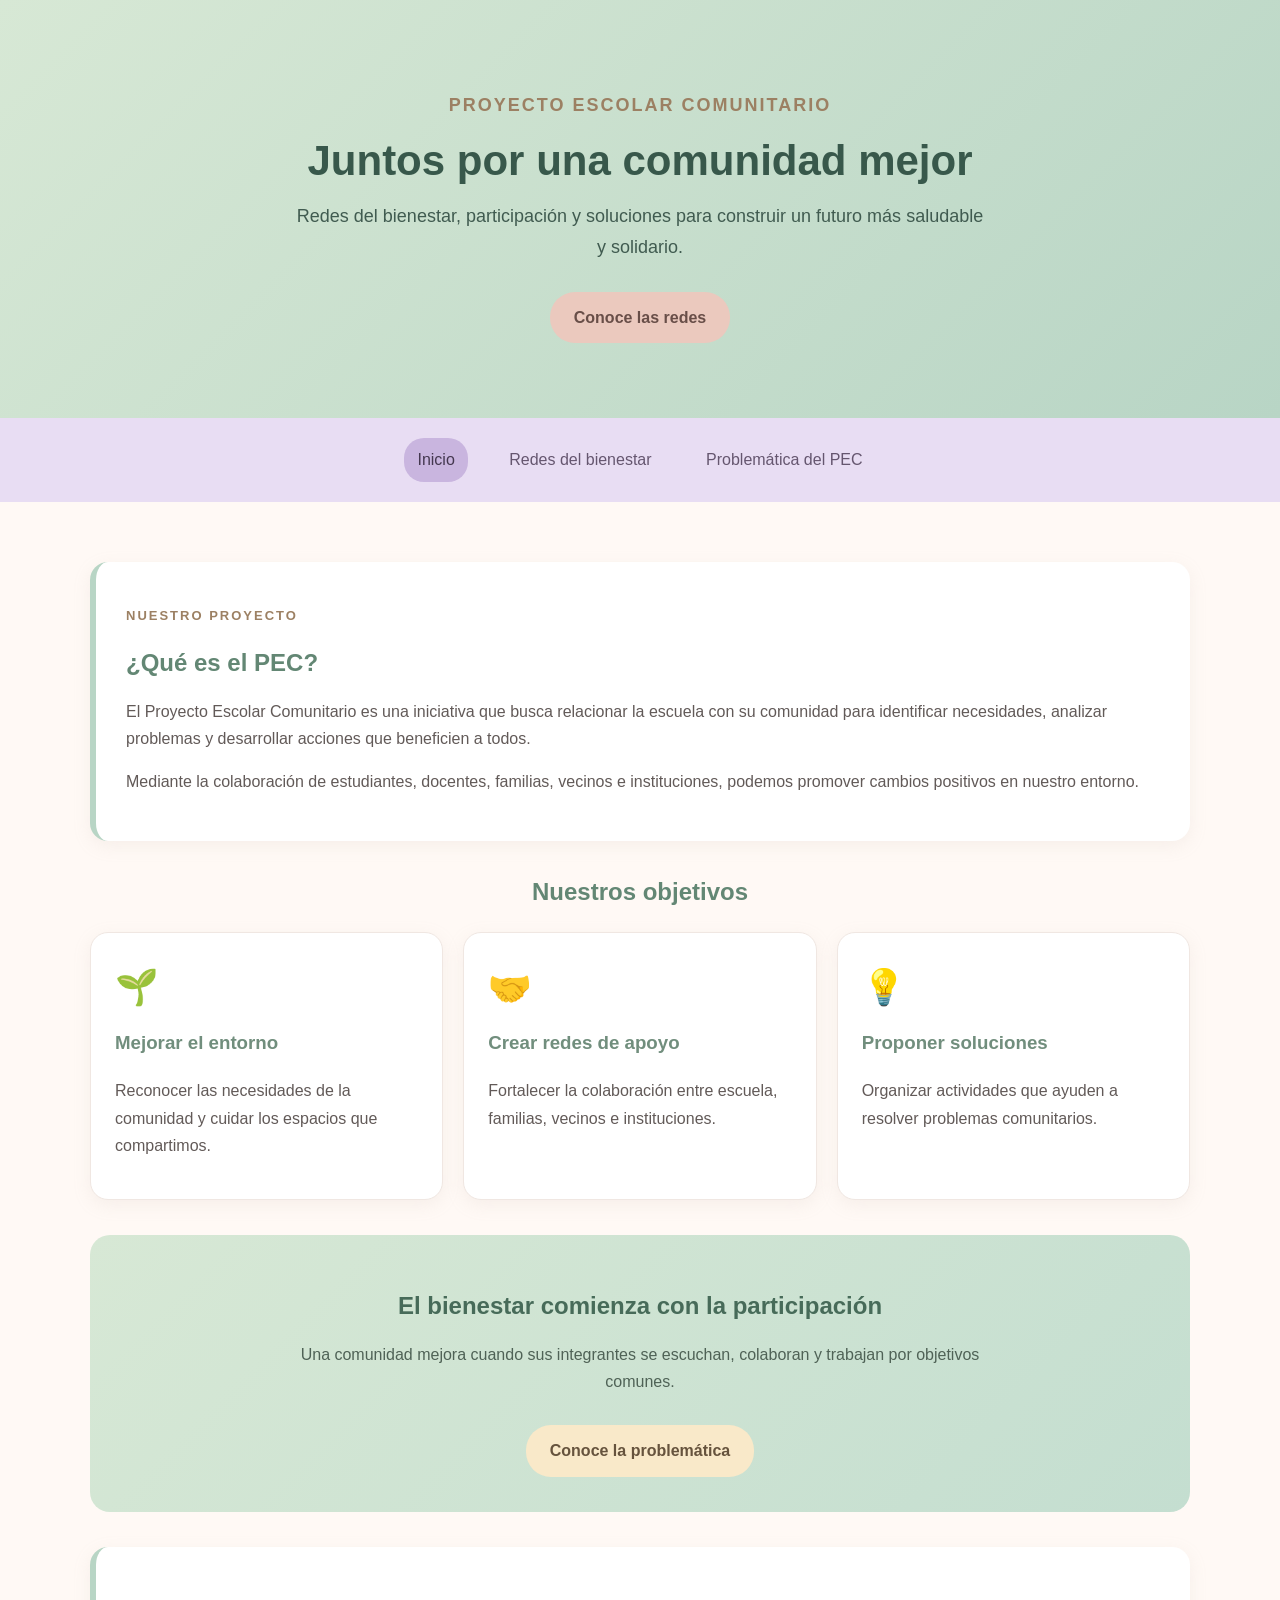
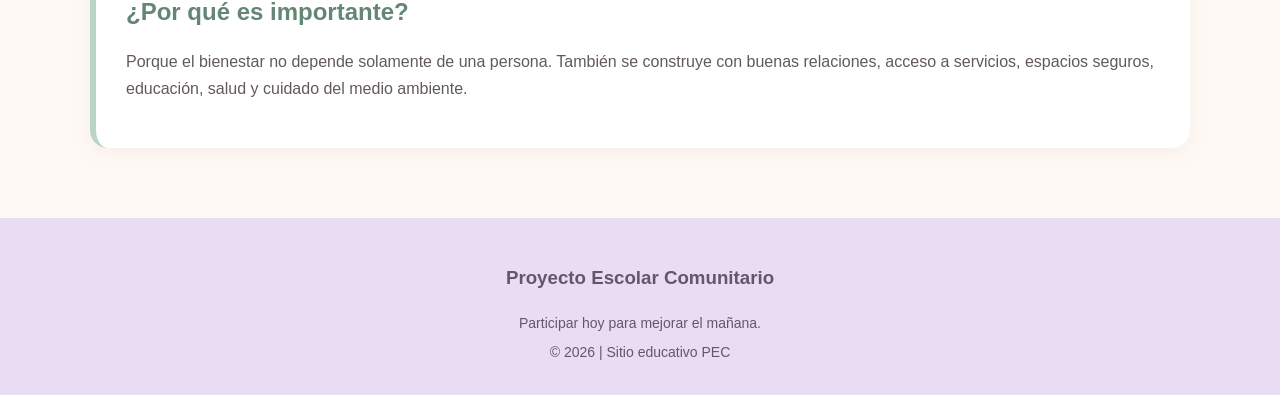
<file: index.html>
<!DOCTYPE html>
<html lang="es">
<head>
    <meta charset="UTF-8">
    <meta name="viewport" content="width=device-width, initial-scale=1.0">
    <title>PEC | Bienestar Comunitario</title>
    <link rel="stylesheet" href="estilos.css">
</head>
<body>

<header class="hero">
    <div class="contenedor">
        <p class="etiqueta">PROYECTO ESCOLAR COMUNITARIO</p>
        <h1>Juntos por una comunidad mejor</h1>
        <p>Redes del bienestar, participación y soluciones
        para construir un futuro más saludable y solidario.</p>
        <a class="boton" href="redes de benestar.html">Conoce las redes</a>
    </div>
</header>

<nav>
    <a class="activo" href="index.html">Inicio</a>
    <a href="redes de benestar.html">Redes del bienestar</a>
    <a href="problematica.pec.html">Problemática del PEC</a>
</nav>

<main class="contenedor">

    <section class="introduccion">
        <p class="etiqueta">NUESTRO PROYECTO</p>
        <h2>¿Qué es el PEC?</h2>
        <p>
            El Proyecto Escolar Comunitario es una iniciativa
            que busca relacionar la escuela con su comunidad
            para identificar necesidades, analizar problemas
            y desarrollar acciones que beneficien a todos.
        </p>
        <p>
            Mediante la colaboración de estudiantes, docentes,
            familias, vecinos e instituciones, podemos promover
            cambios positivos en nuestro entorno.
        </p>
    </section>

    <section>
        <h2 class="centrado">Nuestros objetivos</h2>
        <div class="tarjetas">
            <article class="tarjeta">
                <span class="icono">🌱</span>
                <h3>Mejorar el entorno</h3>
                <p>Reconocer las necesidades de la comunidad y
                cuidar los espacios que compartimos.</p>
            </article>

            <article class="tarjeta">
                <span class="icono">🤝</span>
                <h3>Crear redes de apoyo</h3>
                <p>Fortalecer la colaboración entre escuela,
                familias, vecinos e instituciones.</p>
            </article>

            <article class="tarjeta">
                <span class="icono">💡</span>
                <h3>Proponer soluciones</h3>
                <p>Organizar actividades que ayuden a resolver
                problemas comunitarios.</p>
            </article>
        </div>
    </section>

    <section class="franja">
        <h2>El bienestar comienza con la participación</h2>
        <p>
            Una comunidad mejora cuando sus integrantes
            se escuchan, colaboran y trabajan por objetivos comunes.
        </p>
        <a class="boton boton-claro" href="problematica.pec.html">
            Conoce la problemática
        </a>
    </section>

    <section class="introduccion">
        <h2>¿Por qué es importante?</h2>
        <p>
            Porque el bienestar no depende solamente de una persona.
            También se construye con buenas relaciones, acceso a
            servicios, espacios seguros, educación, salud y cuidado
            del medio ambiente.
        </p>
    </section>

</main>

<footer>
    <h3>Proyecto Escolar Comunitario</h3>
    <p>Participar hoy para mejorar el mañana.</p>
    <p>© 2026 | Sitio educativo PEC</p>
</footer>

</body>
</html>
</file>
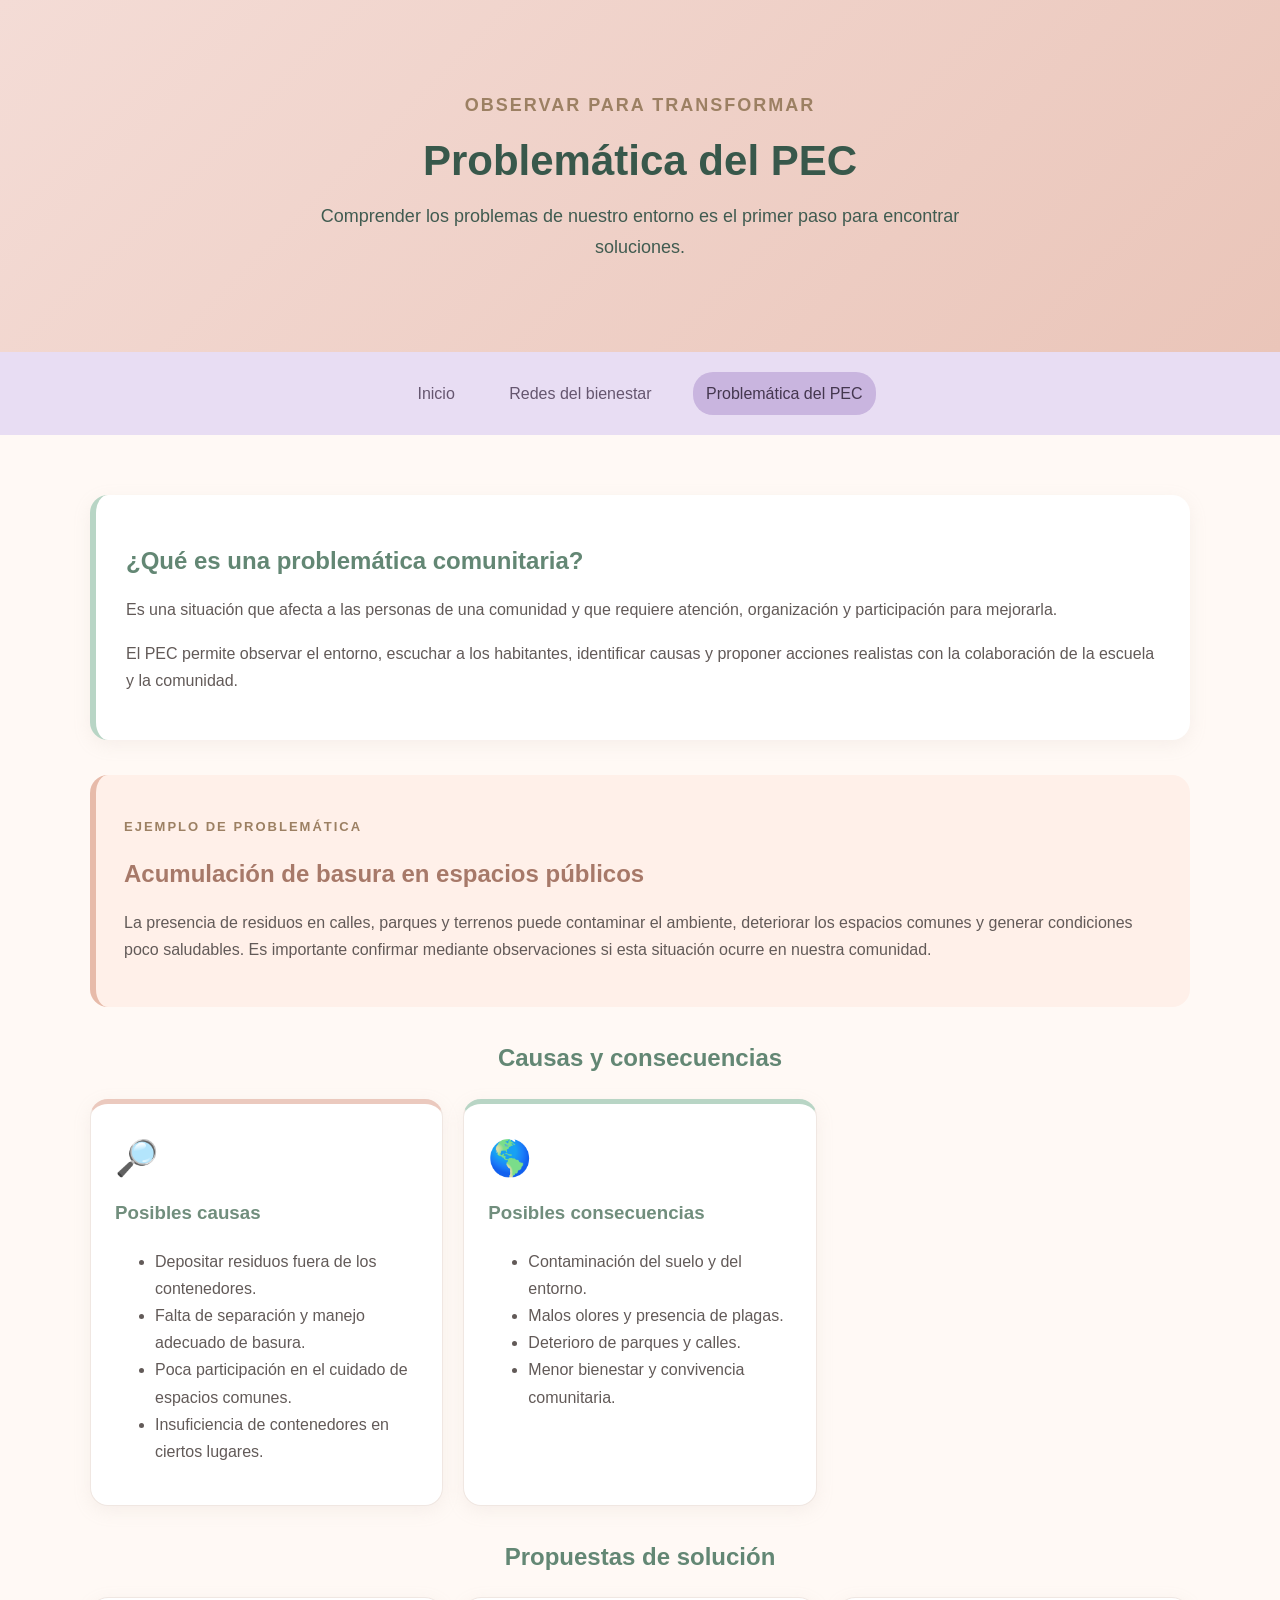
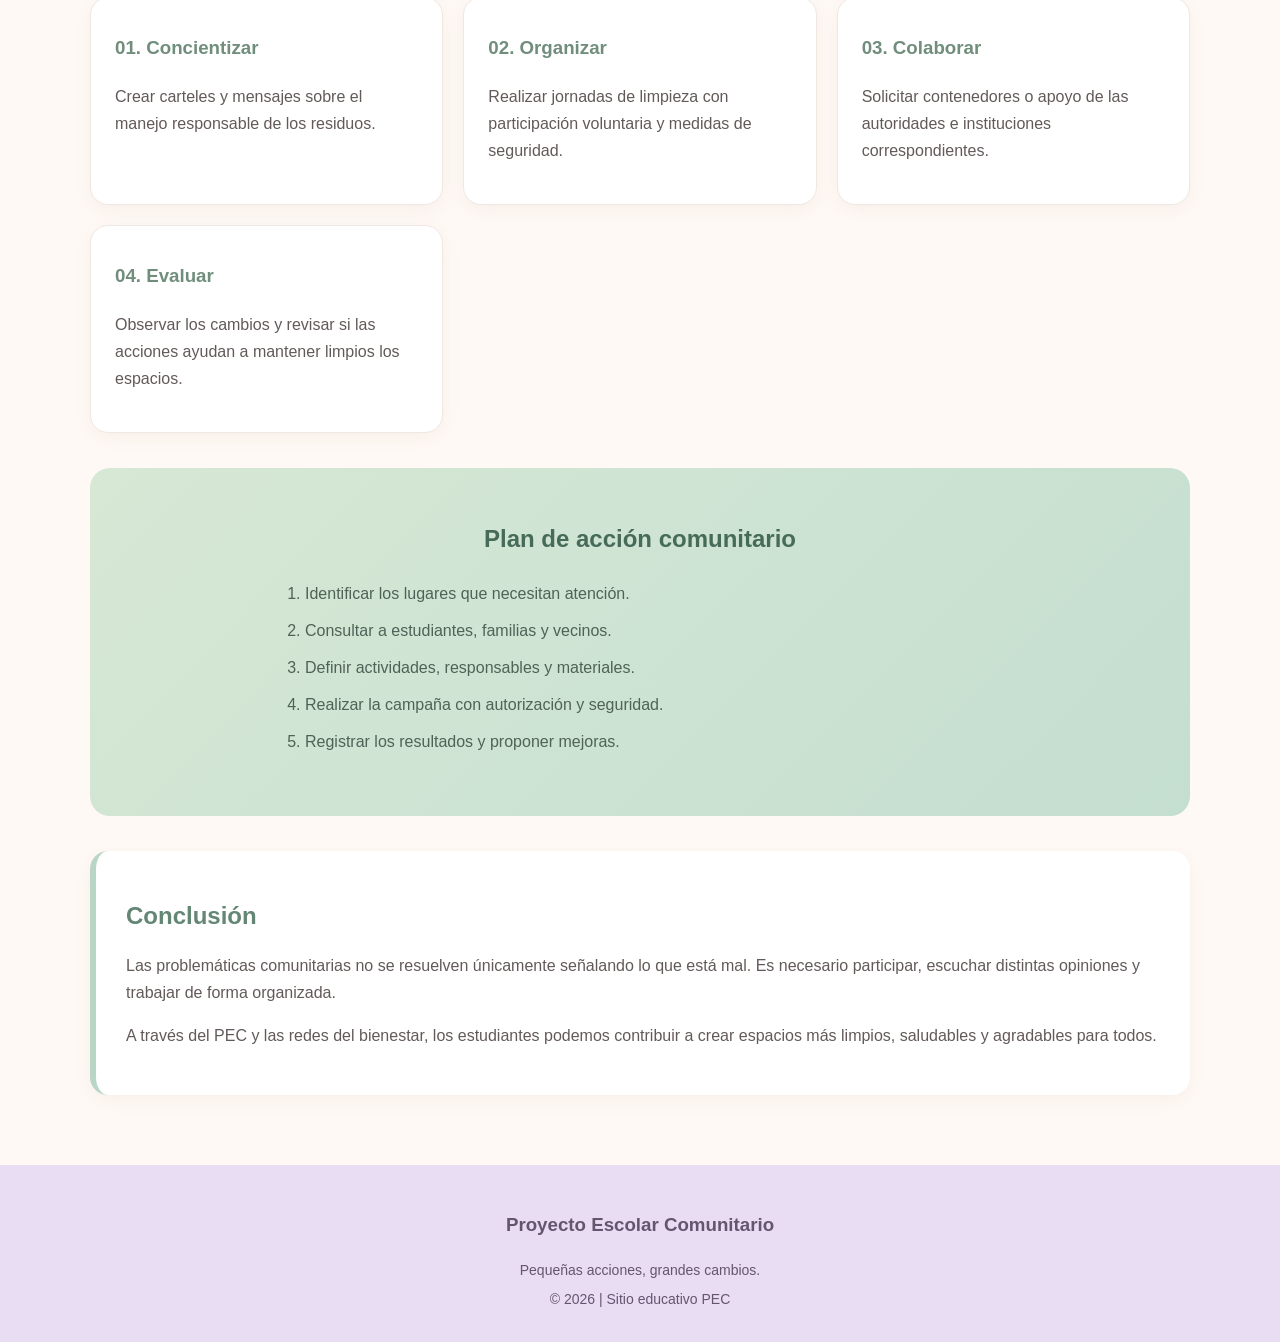
<file: problematica.pec.html>
<!DOCTYPE html>
<html lang="es">
<head>
    <meta charset="UTF-8">
    <meta name="viewport" content="width=device-width, initial-scale=1.0">
    <title>Problemática Comunitaria | PEC</title>
    <link rel="stylesheet" href="estilos.css">
</head>
<body>

<header class="hero hero-problema">
    <div class="contenedor">
        <p class="etiqueta">OBSERVAR PARA TRANSFORMAR</p>
        <h1>Problemática del PEC</h1>
        <p>Comprender los problemas de nuestro entorno
        es el primer paso para encontrar soluciones.</p>
    </div>
</header>

<nav>
    <a href="index.html">Inicio</a>
    <a href="redes de bienestar.html">Redes del bienestar</a>
    <a class="activo" href="problematica.pec.html">Problemática del PEC</a>
</nav>

<main class="contenedor">

    <section class="introduccion">
        <h2>¿Qué es una problemática comunitaria?</h2>
        <p>
            Es una situación que afecta a las personas de una
            comunidad y que requiere atención, organización
            y participación para mejorarla.
        </p>
        <p>
            El PEC permite observar el entorno, escuchar a los
            habitantes, identificar causas y proponer acciones
            realistas con la colaboración de la escuela y la comunidad.
        </p>
    </section>

    <section class="problema">
        <p class="etiqueta">EJEMPLO DE PROBLEMÁTICA</p>
        <h2>Acumulación de basura en espacios públicos</h2>
        <p>
            La presencia de residuos en calles, parques y terrenos
            puede contaminar el ambiente, deteriorar los espacios
            comunes y generar condiciones poco saludables.
            Es importante confirmar mediante observaciones si
            esta situación ocurre en nuestra comunidad.
        </p>
    </section>

    <section>
        <h2 class="centrado">Causas y consecuencias</h2>

        <div class="tarjetas">
            <article class="tarjeta tarjeta-rosa">
                <span class="icono">🔎</span>
                <h3>Posibles causas</h3>
                <ul>
                    <li>Depositar residuos fuera de los contenedores.</li>
                    <li>Falta de separación y manejo adecuado de basura.</li>
                    <li>Poca participación en el cuidado de espacios comunes.</li>
                    <li>Insuficiencia de contenedores en ciertos lugares.</li>
                </ul>
            </article>

            <article class="tarjeta tarjeta-verde">
                <span class="icono">🌎</span>
                <h3>Posibles consecuencias</h3>
                <ul>
                    <li>Contaminación del suelo y del entorno.</li>
                    <li>Malos olores y presencia de plagas.</li>
                    <li>Deterioro de parques y calles.</li>
                    <li>Menor bienestar y convivencia comunitaria.</li>
                </ul>
            </article>
        </div>
    </section>

    <section>
        <h2 class="centrado">Propuestas de solución</h2>

        <div class="tarjetas">
            <article class="tarjeta">
                <h3>01. Concientizar</h3>
                <p>Crear carteles y mensajes sobre el manejo
                responsable de los residuos.</p>
            </article>

            <article class="tarjeta">
                <h3>02. Organizar</h3>
                <p>Realizar jornadas de limpieza con participación
                voluntaria y medidas de seguridad.</p>
            </article>

            <article class="tarjeta">
                <h3>03. Colaborar</h3>
                <p>Solicitar contenedores o apoyo de las autoridades
                e instituciones correspondientes.</p>
            </article>

            <article class="tarjeta">
                <h3>04. Evaluar</h3>
                <p>Observar los cambios y revisar si las acciones
                ayudan a mantener limpios los espacios.</p>
            </article>
        </div>
    </section>

    <section class="franja">
        <h2>Plan de acción comunitario</h2>
        <ol class="lista-clara">
            <li>Identificar los lugares que necesitan atención.</li>
            <li>Consultar a estudiantes, familias y vecinos.</li>
            <li>Definir actividades, responsables y materiales.</li>
            <li>Realizar la campaña con autorización y seguridad.</li>
            <li>Registrar los resultados y proponer mejoras.</li>
        </ol>
    </section>

    <section class="introduccion">
        <h2>Conclusión</h2>
        <p>
            Las problemáticas comunitarias no se resuelven
            únicamente señalando lo que está mal. Es necesario
            participar, escuchar distintas opiniones y trabajar
            de forma organizada.
        </p>
        <p>
            A través del PEC y las redes del bienestar, los
            estudiantes podemos contribuir a crear espacios
            más limpios, saludables y agradables para todos.
        </p>
    </section>

</main>

<footer>
    <h3>Proyecto Escolar Comunitario</h3>
    <p>Pequeñas acciones, grandes cambios.</p>
    <p>© 2026 | Sitio educativo PEC</p>
</footer>

</body>
</html>
</file>
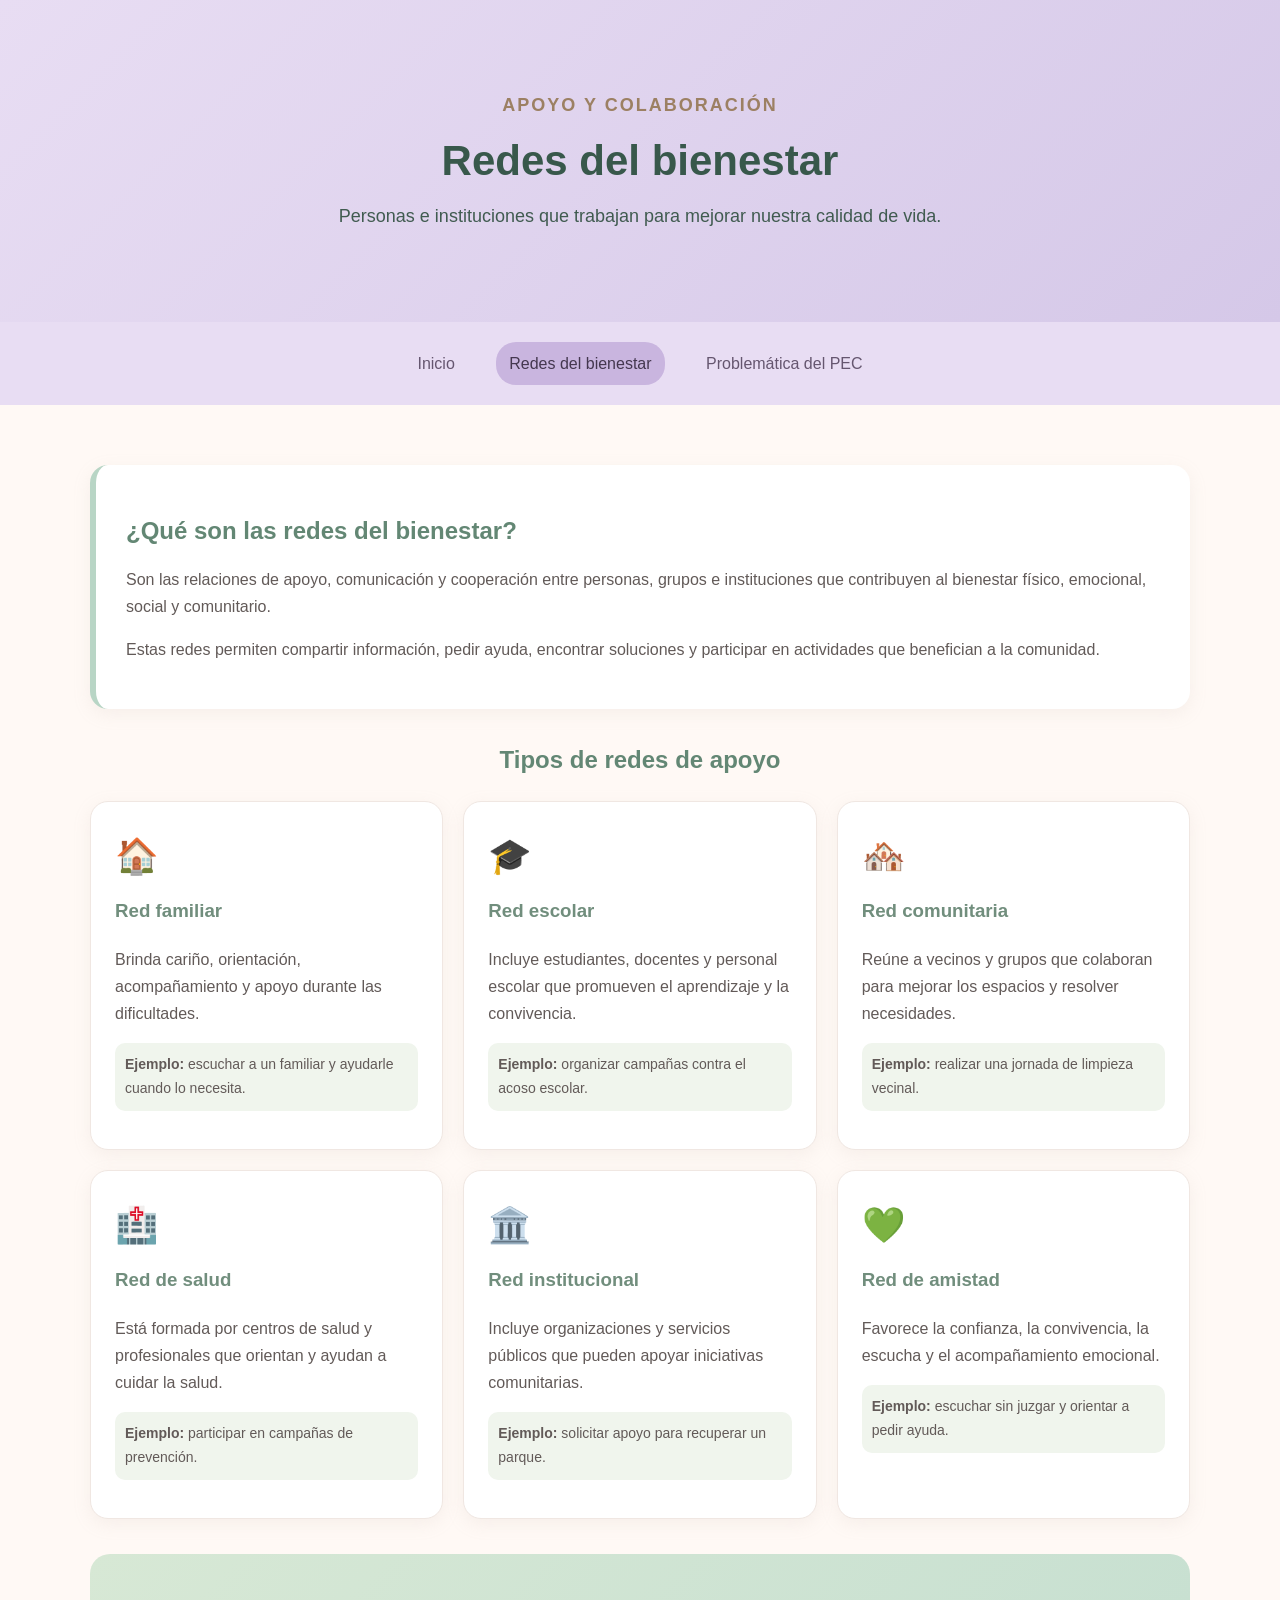
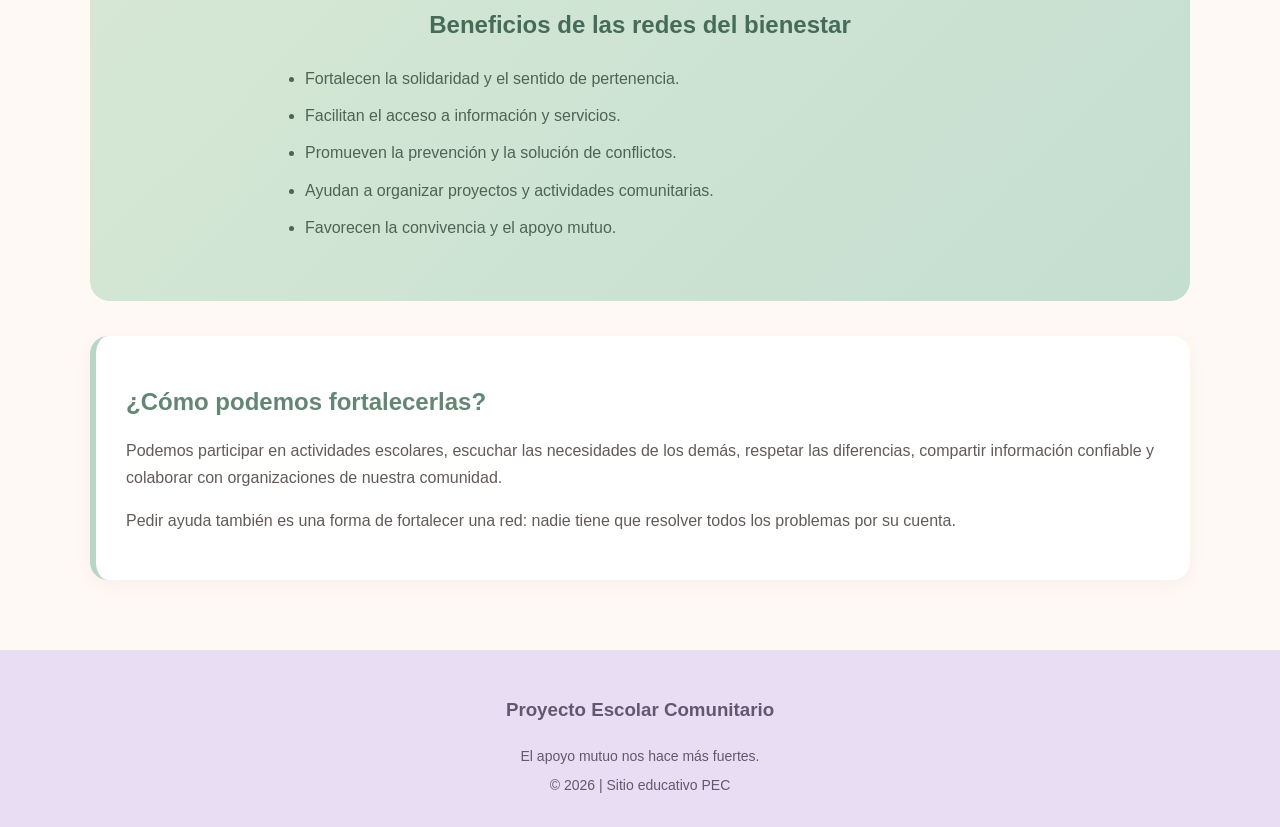
<file: redes de benestar.html>
<!DOCTYPE html>
<html lang="es">
<head>
    <meta charset="UTF-8">
    <meta name="viewport" content="width=device-width, initial-scale=1.0">
    <title>Redes del Bienestar | PEC</title>
    <link rel="stylesheet" href="estilos.css">
</head>
<body>

<header class="hero hero-secundario">
    <div class="contenedor">
        <p class="etiqueta">APOYO Y COLABORACIÓN</p>
        <h1>Redes del bienestar</h1>
        <p>Personas e instituciones que trabajan
        para mejorar nuestra calidad de vida.</p>
    </div>
</header>

<nav>
    <a href="index.html">Inicio</a>
    <a class="activo" href="redes de bienestar.html">Redes del bienestar</a>
    <a href="problematica.pec.html">Problemática del PEC</a>
</nav>

<main class="contenedor">

    <section class="introduccion">
        <h2>¿Qué son las redes del bienestar?</h2>
        <p>
            Son las relaciones de apoyo, comunicación y cooperación
            entre personas, grupos e instituciones que contribuyen
            al bienestar físico, emocional, social y comunitario.
        </p>
        <p>
            Estas redes permiten compartir información, pedir ayuda,
            encontrar soluciones y participar en actividades que
            benefician a la comunidad.
        </p>
    </section>

    <section>
        <h2 class="centrado">Tipos de redes de apoyo</h2>

        <div class="tarjetas">
            <article class="tarjeta">
                <span class="icono">🏠</span>
                <h3>Red familiar</h3>
                <p>Brinda cariño, orientación, acompañamiento
                y apoyo durante las dificultades.</p>
                <p class="ejemplo"><strong>Ejemplo:</strong>
                escuchar a un familiar y ayudarle cuando lo necesita.</p>
            </article>

            <article class="tarjeta">
                <span class="icono">🎓</span>
                <h3>Red escolar</h3>
                <p>Incluye estudiantes, docentes y personal escolar
                que promueven el aprendizaje y la convivencia.</p>
                <p class="ejemplo"><strong>Ejemplo:</strong>
                organizar campañas contra el acoso escolar.</p>
            </article>

            <article class="tarjeta">
                <span class="icono">🏘️</span>
                <h3>Red comunitaria</h3>
                <p>Reúne a vecinos y grupos que colaboran para
                mejorar los espacios y resolver necesidades.</p>
                <p class="ejemplo"><strong>Ejemplo:</strong>
                realizar una jornada de limpieza vecinal.</p>
            </article>

            <article class="tarjeta">
                <span class="icono">🏥</span>
                <h3>Red de salud</h3>
                <p>Está formada por centros de salud y profesionales
                que orientan y ayudan a cuidar la salud.</p>
                <p class="ejemplo"><strong>Ejemplo:</strong>
                participar en campañas de prevención.</p>
            </article>

            <article class="tarjeta">
                <span class="icono">🏛️</span>
                <h3>Red institucional</h3>
                <p>Incluye organizaciones y servicios públicos
                que pueden apoyar iniciativas comunitarias.</p>
                <p class="ejemplo"><strong>Ejemplo:</strong>
                solicitar apoyo para recuperar un parque.</p>
            </article>

            <article class="tarjeta">
                <span class="icono">💚</span>
                <h3>Red de amistad</h3>
                <p>Favorece la confianza, la convivencia,
                la escucha y el acompañamiento emocional.</p>
                <p class="ejemplo"><strong>Ejemplo:</strong>
                escuchar sin juzgar y orientar a pedir ayuda.</p>
            </article>
        </div>
    </section>

    <section class="franja">
        <h2>Beneficios de las redes del bienestar</h2>
        <ul class="lista-clara">
            <li>Fortalecen la solidaridad y el sentido de pertenencia.</li>
            <li>Facilitan el acceso a información y servicios.</li>
            <li>Promueven la prevención y la solución de conflictos.</li>
            <li>Ayudan a organizar proyectos y actividades comunitarias.</li>
            <li>Favorecen la convivencia y el apoyo mutuo.</li>
        </ul>
    </section>

    <section class="introduccion">
        <h2>¿Cómo podemos fortalecerlas?</h2>
        <p>
            Podemos participar en actividades escolares, escuchar
            las necesidades de los demás, respetar las diferencias,
            compartir información confiable y colaborar con
            organizaciones de nuestra comunidad.
        </p>
        <p>
            Pedir ayuda también es una forma de fortalecer una red:
            nadie tiene que resolver todos los problemas por su cuenta.
        </p>
    </section>

</main>

<footer>
    <h3>Proyecto Escolar Comunitario</h3>
    <p>El apoyo mutuo nos hace más fuertes.</p>
    <p>© 2026 | Sitio educativo PEC</p>
</footer>

</body>
</html>
</file>
<file: estilos.css>
* {
    box-sizing: border-box;
}

body {
    margin: 0;
    font-family: Arial, sans-serif;
    background: #FFF9F5;
    color: #625A58;
    line-height: 1.7;
}

.contenedor {
    width: 90%;
    max-width: 1100px;
    margin: auto;
}

/* ENCABEZADO */

.hero {
    background: linear-gradient(135deg, #D7E8D5, #B8D5C5);
    color: #405B50;
    padding: 75px 0;
    text-align: center;
}

.hero h1 {
    font-size: 42px;
    line-height: 1.2;
    margin: 12px 0;
    color: #38584B;
}

.hero p {
    max-width: 700px;
    margin: 15px auto;
    font-size: 18px;
}

.hero-secundario {
    background: linear-gradient(135deg, #E8DDF3, #D5C8E8);
}

.hero-problema {
    background: linear-gradient(135deg, #F4DCD6, #EAC5B9);
}

.etiqueta {
    color: #9C8063;
    font-weight: bold;
    letter-spacing: 2px;
    font-size: 13px;
}

/* MENÚ DE NAVEGACIÓN */

nav {
    background: #E8DDF3;
    padding: 15px;
    text-align: center;
}

nav a {
    color: #65566F;
    text-decoration: none;
    display: inline-block;
    margin: 5px 12px;
    padding: 8px 13px;
    border-radius: 20px;
    transition: 0.3s;
}

nav a:hover,
nav a.activo {
    background: #C9B5DF;
    color: #44374F;
}

/* BOTONES */

.boton {
    display: inline-block;
    background: #EBC9BE;
    color: #684E48;
    padding: 12px 24px;
    margin-top: 15px;
    border-radius: 25px;
    text-decoration: none;
    font-weight: bold;
    transition: 0.3s;
}

.boton:hover {
    background: #DDAFA1;
    transform: translateY(-2px);
}

.boton-claro {
    background: #F9E9C9;
    color: #66533D;
}

/* CONTENIDO */

main {
    padding-top: 25px;
    padding-bottom: 35px;
}

section {
    margin: 35px 0;
}

h2 {
    color: #638774;
    line-height: 1.3;
}

h3 {
    color: #718E7D;
}

.centrado {
    text-align: center;
    margin-bottom: 25px;
}

/* INTRODUCCIÓN */

.introduccion {
    background: #FFFFFF;
    padding: 30px;
    border-radius: 18px;
    border-left: 6px solid #B8D5C5;
    box-shadow: 0 5px 18px #B8AFA522;
}

/* TARJETAS */

.tarjetas {
    display: grid;
    grid-template-columns: repeat(3, 1fr);
    gap: 20px;
}

.tarjeta {
    background: #FFFFFF;
    padding: 24px;
    border-radius: 18px;
    box-shadow: 0 5px 18px #B8AFA522;
    border: 1px solid #F0E7E2;
    transition: transform 0.3s, box-shadow 0.3s;
}

.tarjeta:hover {
    transform: translateY(-5px);
    box-shadow: 0 10px 22px #B8AFA544;
}

.tarjeta h3 {
    margin-top: 10px;
}

.icono {
    font-size: 35px;
}

.ejemplo {
    font-size: 14px;
    background: #F0F5ED;
    padding: 10px;
    border-radius: 10px;
}

/* TARJETAS DE LA PROBLEMÁTICA */

.tarjeta-rosa {
    border-top: 5px solid #EBC9BE;
}

.tarjeta-verde {
    border-top: 5px solid #B8D5C5;
}

/* SECCIONES DESTACADAS */

.franja {
    background: linear-gradient(135deg, #D7E8D5, #C4DED0);
    color: #4F6256;
    padding: 35px;
    border-radius: 20px;
    text-align: center;
}

.franja h2 {
    color: #476B59;
}

.franja p {
    max-width: 750px;
    margin: 15px auto;
}

.lista-clara {
    text-align: left;
    max-width: 750px;
    margin: 20px auto;
}

.lista-clara li {
    padding: 5px 0;
}

/* PROBLEMÁTICA */

.problema {
    background: #FFF0E9;
    padding: 28px;
    border-radius: 18px;
    border-left: 6px solid #E7BBAA;
}

.problema h2 {
    color: #A77969;
}

/* PIE DE PÁGINA */

footer {
    background: #E8DDF3;
    color: #65566F;
    text-align: center;
    padding: 25px;
}

footer h3 {
    color: #65566F;
}

footer p {
    margin: 5px;
    font-size: 14px;
}

/* ADAPTACIÓN A CELULARES */

@media (max-width: 750px) {
    .tarjetas {
        grid-template-columns: 1fr;
    }

    .hero {
        padding: 45px 0;
    }

    .hero h1 {
        font-size: 32px;
    }

    nav a {
        margin: 3px;
        font-size: 14px;
    }

    .introduccion,
    .franja,
    .problema {
        padding: 22px;
    }
}
</file>
